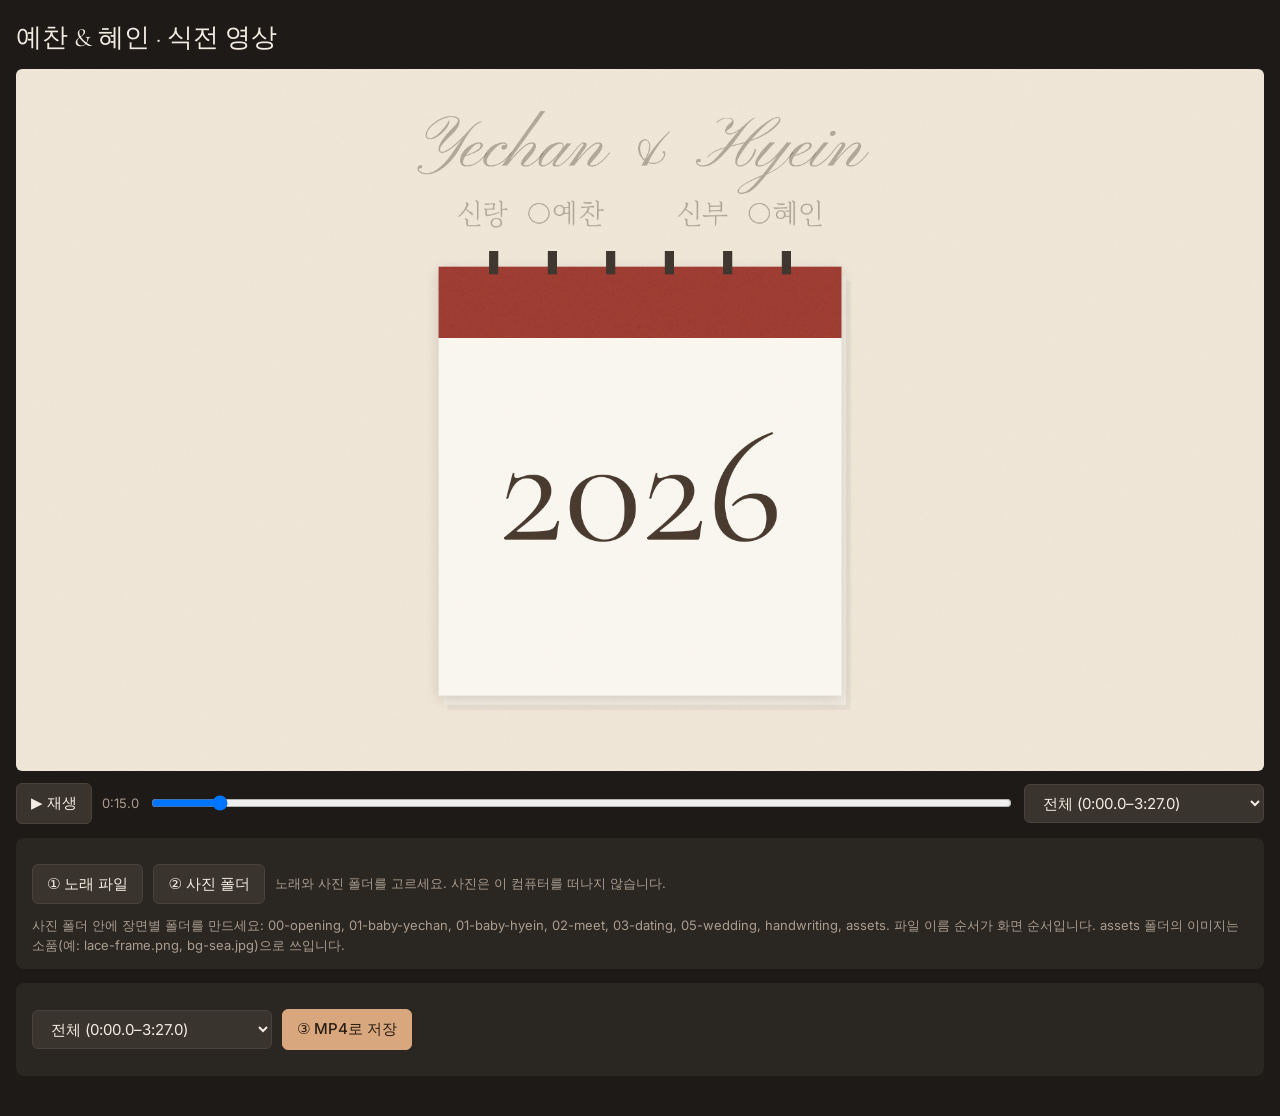
<file: wedding-video/engine/index.html>
<!doctype html>
<html lang="ko">
<head>
<meta charset="utf-8">
<meta name="viewport" content="width=device-width, initial-scale=1">
<title>예찬 & 혜인 식전 영상</title>
<link rel="stylesheet" href="fonts/fonts.css">
<style>
  :root { --bg:#1d1a17; --panel:#2a2622; --ink:#f3ece2; --muted:#a99d8f; --accent:#d9a77e; }
  * { box-sizing: border-box; }
  body { margin:0; background:var(--bg); color:var(--ink); font:15px/1.5 "Inter", system-ui, sans-serif; }
  main { max-width:1280px; margin:0 auto; padding:20px 16px 40px; }
  h1 { font:400 26px "Cormorant Garamond", serif; margin:0 0 14px; }
  canvas { width:100%; aspect-ratio:16/9; display:block; background:#000; border-radius:6px; }
  .row { display:flex; flex-wrap:wrap; gap:10px; align-items:center; margin:12px 0; }
  .panel { background:var(--panel); border-radius:8px; padding:14px 16px; margin-top:14px; }
  label.file, button, select { background:#3a342e; color:var(--ink); border:1px solid #4a433b; border-radius:6px;
    padding:8px 14px; font:inherit; cursor:pointer; }
  button.primary { background:var(--accent); color:#2a1d12; border-color:var(--accent); font-weight:500; }
  button:disabled { opacity:.5; cursor:default; }
  input[type=file] { display:none; }
  input[type=range] { flex:1; min-width:200px; }
  .muted { color:var(--muted); font-size:13px; }
  #status { white-space:pre-line; }
  progress { width:100%; height:10px; }
</style>
</head>
<body>
<main>
  <h1>예찬 &amp; 혜인 · 식전 영상</h1>
  <canvas id="c" width="1920" height="1080"></canvas>
  <div class="row">
    <button id="play">▶ 재생</button>
    <span id="time" class="muted">0:00.0</span>
    <input id="seek" type="range" min="0" max="1" step="0.01" value="0">
    <select id="jump"></select>
  </div>

  <div class="panel">
    <div class="row">
      <label class="file">① 노래 파일<input id="audio" type="file" accept="audio/*"></label>
      <label class="file">② 사진 폴더<input id="folder" type="file" webkitdirectory multiple></label>
      <span id="loaded" class="muted">노래와 사진 폴더를 고르세요. 사진은 이 컴퓨터를 떠나지 않습니다.</span>
    </div>
    <div class="muted">
      사진 폴더 안에 장면별 폴더를 만드세요: 00-opening, 01-baby-yechan, 01-baby-hyein, 02-meet, 03-dating, 05-wedding, handwriting, assets.
      파일 이름 순서가 화면 순서입니다. assets 폴더의 이미지는 소품(예: lace-frame.png, bg-sea.jpg)으로 쓰입니다.
    </div>
  </div>

  <div class="panel">
    <div class="row">
      <select id="range"></select>
      <button id="render" class="primary">③ MP4로 저장</button>
    </div>
    <progress id="prog" value="0" max="1" hidden></progress>
    <div id="status" class="muted"></div>
  </div>
</main>
<script src="vendor/mp4-muxer.js"></script>
<script src="song.js"></script>
<script src="core.js"></script>
<script src="props.js"></script>
<script src="scenes/s1-rewind.js"></script>
<script src="scenes/s5-wedding.js"></script>
<script src="app.js"></script>
</body>
</html>
</file>
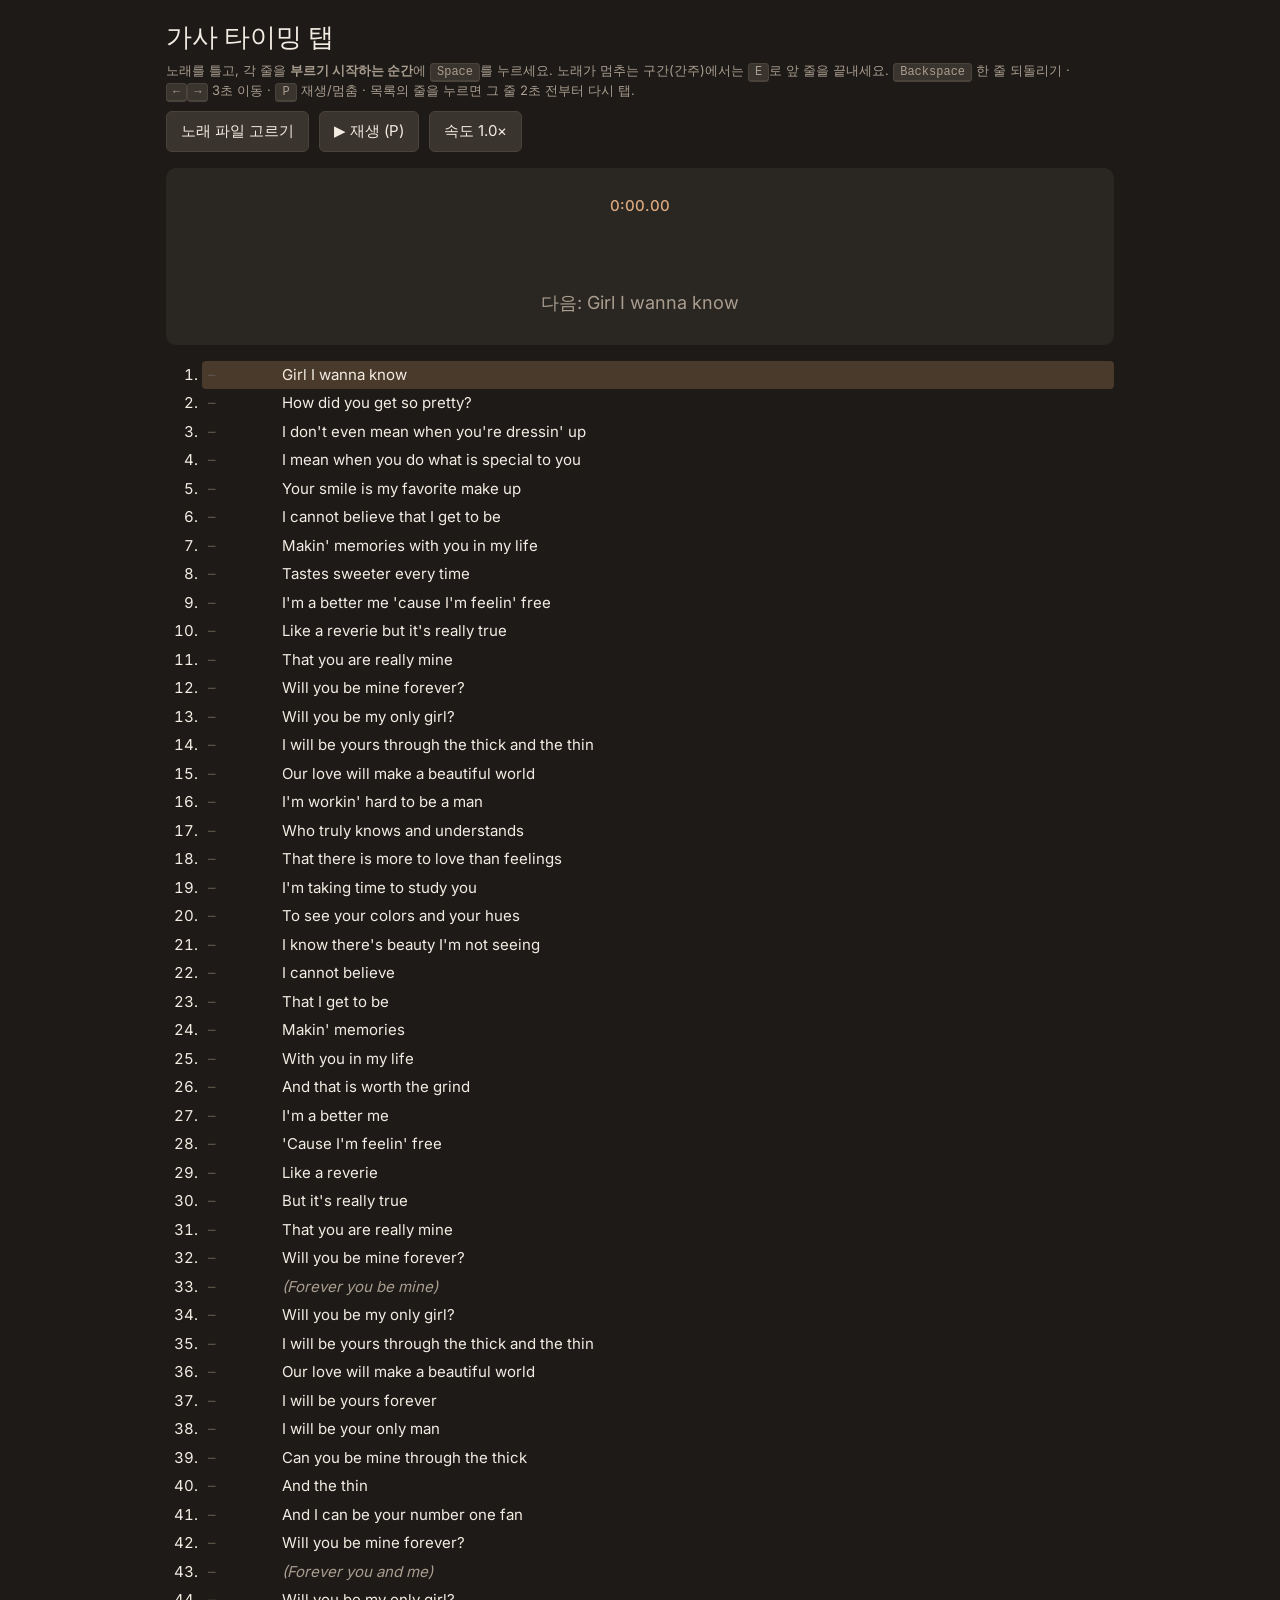
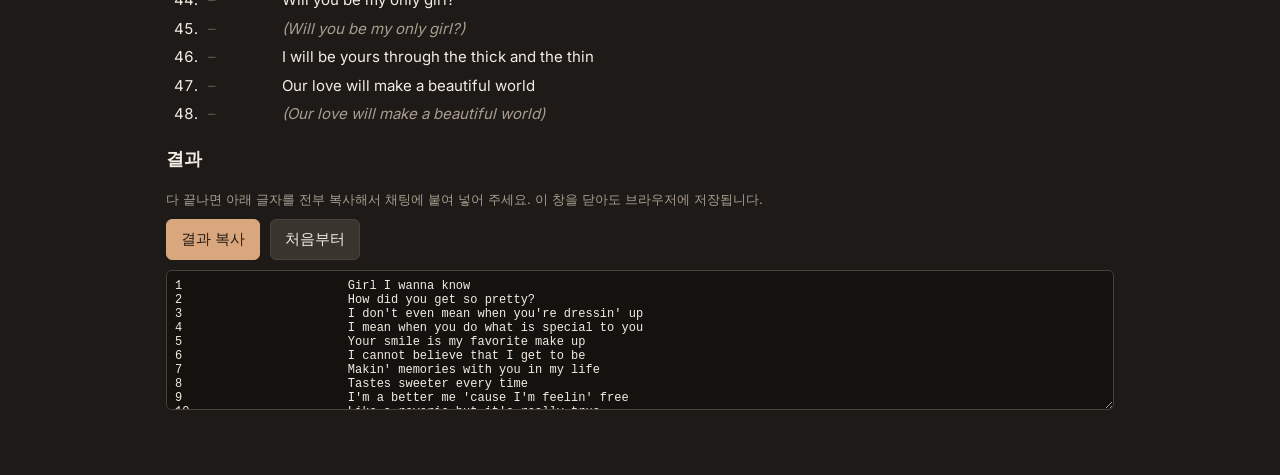
<file: wedding-video/engine/lyrics-tap.html>
<!doctype html>
<html lang="ko">
<head>
<meta charset="utf-8">
<meta name="viewport" content="width=device-width, initial-scale=1">
<title>가사 타이밍 탭</title>
<link rel="stylesheet" href="fonts/fonts.css">
<style>
  :root { --bg:#1d1a17; --panel:#2a2622; --ink:#f3ece2; --muted:#a99d8f; --accent:#d9a77e; --done:#8fb59a; }
  * { box-sizing: border-box; }
  body { margin:0; background:var(--bg); color:var(--ink); font:15px/1.5 "Inter", system-ui, sans-serif; }
  main { max-width:980px; margin:0 auto; padding:20px 16px 60px; }
  h1 { font:400 26px "Cormorant Garamond", serif; margin:0 0 6px; }
  .muted { color:var(--muted); font-size:13px; }
  .stage { background:var(--panel); border-radius:10px; padding:28px 24px; margin:16px 0; text-align:center; }
  #now { font:400 40px "Cormorant Garamond", serif; min-height:56px; }
  #next { color:var(--muted); font-size:18px; margin-top:8px; min-height:28px; }
  #clock { font:500 15px "Inter"; color:var(--accent); margin-bottom:10px; }
  .row { display:flex; flex-wrap:wrap; gap:10px; align-items:center; margin:10px 0; }
  label.file, button { background:#3a342e; color:var(--ink); border:1px solid #4a433b; border-radius:6px;
    padding:8px 14px; font:inherit; cursor:pointer; }
  button.primary { background:var(--accent); color:#2a1d12; border-color:var(--accent); font-weight:500; }
  input[type=file] { display:none; }
  kbd { background:#3a342e; border:1px solid #4a433b; border-bottom-width:2px; border-radius:4px; padding:1px 6px; font-size:12px; }
  ol { padding-left:36px; margin:0; }
  li { padding:3px 6px; border-radius:4px; cursor:pointer; }
  li:hover { background:#332e29; }
  li.cur { background:#4a3a2c; }
  li .t { display:inline-block; width:74px; color:var(--done); font-variant-numeric:tabular-nums; }
  li .t.empty { color:#5b534a; }
  li .bg { color:var(--muted); font-style:italic; }
  textarea { width:100%; height:140px; background:#14120f; color:var(--ink); border:1px solid #4a433b; border-radius:6px; font:12px monospace; padding:8px; }
</style>
</head>
<body>
<main>
  <h1>가사 타이밍 탭</h1>
  <div class="muted">
    노래를 틀고, 각 줄을 <b>부르기 시작하는 순간</b>에 <kbd>Space</kbd>를 누르세요.
    노래가 멈추는 구간(간주)에서는 <kbd>E</kbd>로 앞 줄을 끝내세요.
    <kbd>Backspace</kbd> 한 줄 되돌리기 · <kbd>←</kbd><kbd>→</kbd> 3초 이동 · <kbd>P</kbd> 재생/멈춤 · 목록의 줄을 누르면 그 줄 2초 전부터 다시 탭.
  </div>

  <div class="row">
    <label class="file">노래 파일 고르기<input id="audio" type="file" accept="audio/*"></label>
    <button id="play">▶ 재생 (P)</button>
    <button id="slow">속도 1.0×</button>
    <span id="file" class="muted"></span>
  </div>

  <div class="stage">
    <div id="clock">0:00.00</div>
    <div id="now">노래 파일을 고르세요</div>
    <div id="next"></div>
  </div>

  <ol id="list"></ol>

  <h3>결과</h3>
  <div class="muted">다 끝나면 아래 글자를 전부 복사해서 채팅에 붙여 넣어 주세요. 이 창을 닫아도 브라우저에 저장됩니다.</div>
  <div class="row"><button id="copy" class="primary">결과 복사</button><button id="reset">처음부터</button></div>
  <textarea id="out" readonly></textarea>
</main>
<script src="lyrics.js"></script>
<script>
  const $ = (id) => document.getElementById(id);
  const audio = new Audio();
  const N = LYRICS.length;
  // marks[i] = {start, end}. end가 없으면 다음 줄 시작까지.
  let marks = [];
  try { marks = JSON.parse(localStorage.getItem("lyricMarks") || "[]"); } catch {}
  let cur = marks.findIndex((m) => !m || m.start == null);
  if (cur < 0) cur = marks.length;
  const fmt = (s) => s == null ? "–" : `${Math.floor(s / 60)}:${(s % 60).toFixed(2).padStart(5, "0")}`;

  function save() {
    try { localStorage.setItem("lyricMarks", JSON.stringify(marks)); } catch {}
    $("out").value = LYRICS.map((l, i) => {
      const m = marks[i] || {};
      return `${i + 1}\t${m.start != null ? m.start.toFixed(2) : ""}\t${m.end != null ? m.end.toFixed(2) : ""}\t${l}`;
    }).join("\n");
  }
  function renderList() {
    $("list").innerHTML = "";
    LYRICS.forEach((l, i) => {
      const li = document.createElement("li");
      const m = marks[i];
      li.innerHTML = `<span class="t ${m && m.start != null ? "" : "empty"}">${fmt(m && m.start)}</span>` +
        `<span class="${l.startsWith("(") ? "bg" : ""}">${l}</span>` + (m && m.end != null ? ` <span class="muted">· 끝 ${fmt(m.end)}</span>` : "");
      if (i === cur) li.className = "cur";
      li.onclick = () => {
        cur = i;
        const prev = marks[i - 1];
        audio.currentTime = Math.max(0, ((marks[i] && marks[i].start) ?? (prev && prev.start) ?? 0) - 2);
        renderList();
      };
      $("list").appendChild(li);
    });
    const el = $("list").children[cur];
    if (el) el.scrollIntoView({ block: "center", behavior: "smooth" });
  }
  function tick() {
    const t = audio.currentTime;
    $("clock").textContent = fmt(t);
    // 지금 불리는 줄: 시작이 t 이전인 마지막 줄 (end를 지났으면 비움)
    let shown = -1;
    marks.forEach((m, i) => { if (m && m.start != null && m.start <= t) shown = i; });
    const m = marks[shown];
    $("now").textContent = shown >= 0 && !(m.end != null && t > m.end) ? LYRICS[shown] : "";
    $("next").textContent = cur < N ? "다음: " + LYRICS[cur] : "끝까지 탭했어요";
    requestAnimationFrame(tick);
  }

  $("audio").onchange = (e) => {
    audio.src = URL.createObjectURL(e.target.files[0]);
    $("file").textContent = e.target.files[0].name;
    $("now").textContent = "";
  };
  const toggle = () => { if (audio.paused) audio.play(); else audio.pause(); };
  $("play").onclick = toggle;
  audio.onplay = () => ($("play").textContent = "❚❚ 멈춤 (P)");
  audio.onpause = () => ($("play").textContent = "▶ 재생 (P)");
  $("slow").onclick = () => {
    audio.playbackRate = audio.playbackRate === 1 ? 0.75 : 1;
    $("slow").textContent = `속도 ${audio.playbackRate.toFixed(2)}×`;
  };
  document.addEventListener("keydown", (e) => {
    if (e.target.tagName === "TEXTAREA") return;
    const t = audio.currentTime;
    if (e.code === "Space") {
      e.preventDefault();
      if (cur >= N) return;
      marks[cur] = { start: +t.toFixed(3) };
      // 다음 줄들의 시작이 이 시각보다 앞이면 지운다 (다시 탭하는 중)
      for (let j = cur + 1; j < N; j++) if (marks[j] && marks[j].start <= t) marks[j] = null;
      cur++;
    } else if (e.code === "KeyE") {
      const last = cur - 1;
      if (last >= 0 && marks[last]) marks[last].end = +t.toFixed(3);
    } else if (e.code === "Backspace") {
      e.preventDefault();
      if (cur > 0) { cur--; marks[cur] = null; audio.currentTime = Math.max(0, t - 3); }
    } else if (e.code === "ArrowLeft") audio.currentTime = Math.max(0, t - 3);
    else if (e.code === "ArrowRight") audio.currentTime = t + 3;
    else if (e.code === "KeyP") toggle();
    else return;
    save();
    renderList();
  });
  $("copy").onclick = () => { $("out").select(); navigator.clipboard?.writeText($("out").value); $("copy").textContent = "복사됨"; };
  $("reset").onclick = () => { if (confirm("탭한 시간을 모두 지울까요?")) { marks = []; cur = 0; audio.currentTime = 0; save(); renderList(); } };
  save();
  renderList();
  tick();
</script>
</body>
</html>
</file>
